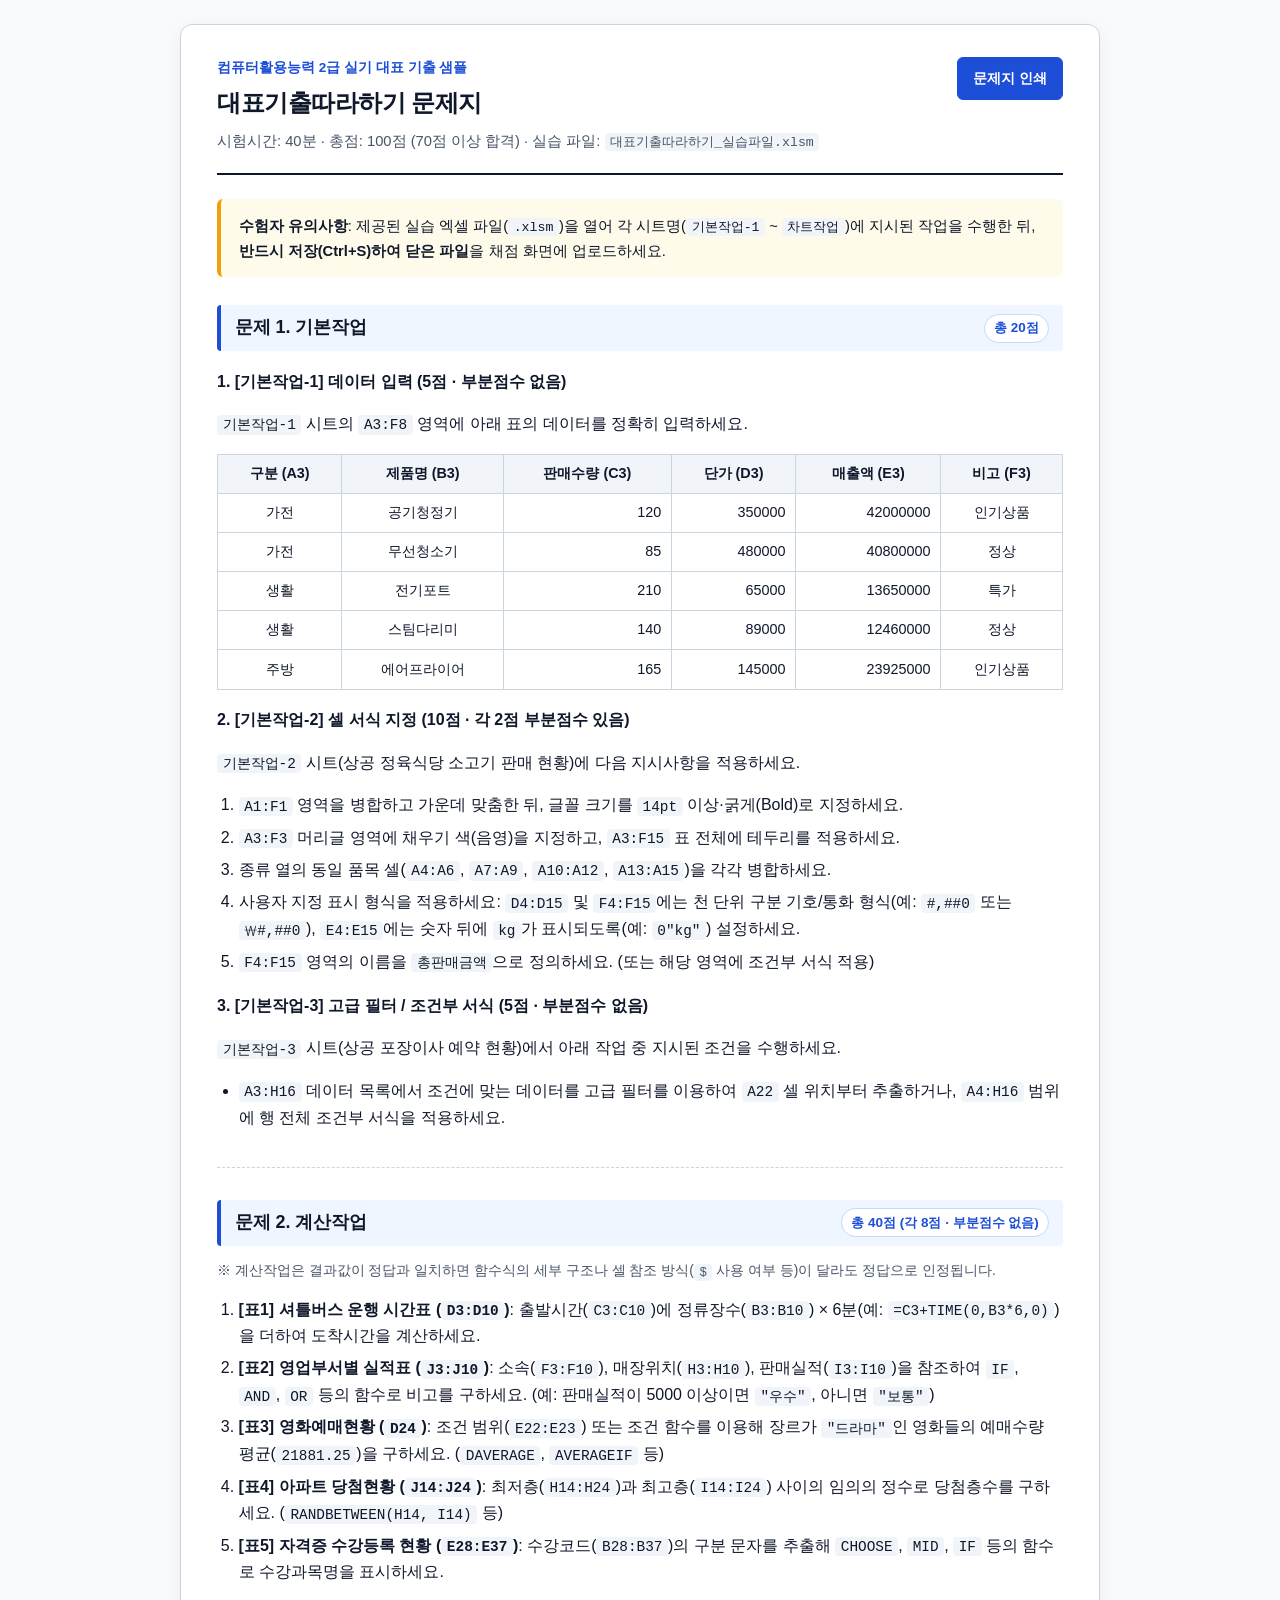
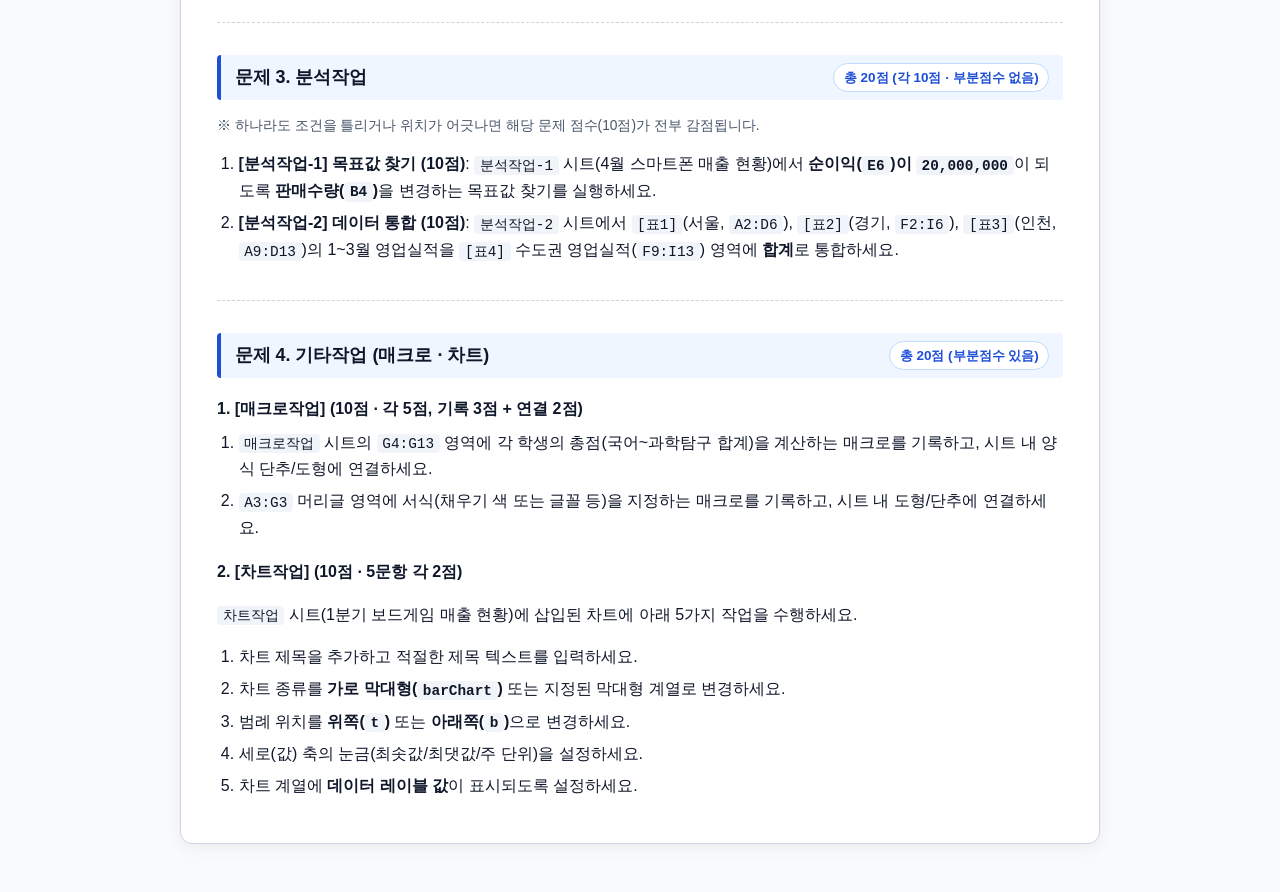
<file: data/exams/sample_01/problem_sheet.html>
<!DOCTYPE html>
<html lang="ko">
<head>
  <meta charset="UTF-8">
  <meta name="viewport" content="width=device-width, initial-scale=1.0">
  <title>대표기출따라하기 문제지 | 컴퓨터활용능력 2급 실기</title>
  <style>
    :root {
      color-scheme: light;
      --bg: #f8fafc;
      --surface: #ffffff;
      --border: #cbd5e1;
      --text: #0f172a;
      --muted: #475569;
      --accent: #1d4ed8;
      --accent-soft: #eff6ff;
      --warn-bg: #fffbeb;
      --warn-border: #f59e0b;
    }
    * { box-sizing: border-box; }
    body {
      margin: 0;
      padding: 1.5rem 1rem 3rem;
      font-family: "Pretendard", "Malgun Gothic", "Apple SD Gothic Neo", sans-serif;
      background: var(--bg);
      color: var(--text);
      line-height: 1.65;
    }
    .sheet {
      max-width: 920px;
      margin: 0 auto;
      background: var(--surface);
      border: 1px solid var(--border);
      border-radius: 12px;
      padding: 2rem 2.25rem;
      box-shadow: 0 4px 16px rgb(15 23 42 / 0.06);
    }
    .sheet-header {
      display: flex;
      flex-wrap: wrap;
      justify-content: space-between;
      align-items: flex-start;
      gap: 1rem;
      padding-bottom: 1.25rem;
      border-bottom: 2px solid var(--text);
      margin-bottom: 1.5rem;
    }
    .sheet-eyebrow {
      margin: 0 0 0.25rem;
      font-size: 0.85rem;
      font-weight: 700;
      color: var(--accent);
    }
    h1 {
      margin: 0;
      font-size: 1.5rem;
      letter-spacing: -0.02em;
    }
    .sheet-meta {
      margin: 0.35rem 0 0;
      color: var(--muted);
      font-size: 0.92rem;
    }
    .header-actions {
      display: flex;
      gap: 0.5rem;
      align-items: center;
    }
    .btn {
      display: inline-flex;
      align-items: center;
      gap: 0.35rem;
      padding: 0.55rem 0.95rem;
      border-radius: 6px;
      border: 1px solid var(--border);
      background: #ffffff;
      color: var(--text);
      font: inherit;
      font-size: 0.9rem;
      font-weight: 600;
      text-decoration: none;
      cursor: pointer;
    }
    .btn-primary {
      background: var(--accent);
      border-color: var(--accent);
      color: #ffffff;
    }
    .notice-box {
      background: var(--warn-bg);
      border-left: 4px solid var(--warn-border);
      padding: 0.9rem 1.1rem;
      border-radius: 6px;
      margin-bottom: 1.75rem;
      font-size: 0.92rem;
    }
    .section-block {
      margin-bottom: 2rem;
      padding-bottom: 1.5rem;
      border-bottom: 1px dashed var(--border);
    }
    .section-block:last-of-type {
      border-bottom: 0;
      margin-bottom: 0;
      padding-bottom: 0;
    }
    .section-title {
      display: flex;
      align-items: center;
      justify-content: space-between;
      gap: 0.75rem;
      margin: 0 0 0.9rem;
      padding: 0.5rem 0.85rem;
      background: var(--accent-soft);
      border-left: 4px solid var(--accent);
      border-radius: 4px;
      font-size: 1.12rem;
    }
    .pts-pill {
      font-size: 0.84rem;
      font-weight: 700;
      color: var(--accent);
      background: #ffffff;
      padding: 0.15rem 0.6rem;
      border-radius: 999px;
      border: 1px solid #bfdbfe;
      white-space: nowrap;
    }
    h3 {
      margin: 1.1rem 0 0.45rem;
      font-size: 1rem;
    }
    ol, ul {
      margin: 0.35rem 0 0.75rem;
      padding-left: 1.35rem;
    }
    li { margin-bottom: 0.35rem; }
    code {
      font-family: Consolas, "Courier New", monospace;
      background: #f1f5f9;
      padding: 0.1rem 0.35rem;
      border-radius: 4px;
      font-size: 0.9em;
    }
    table {
      width: 100%;
      border-collapse: collapse;
      margin: 0.75rem 0 1rem;
      font-size: 0.9rem;
    }
    th, td {
      border: 1px solid var(--border);
      padding: 0.45rem 0.6rem;
      text-align: center;
    }
    th {
      background: #f1f5f9;
      font-weight: 700;
    }
    td.num { text-align: right; font-variant-numeric: tabular-nums; }
    .sub-note {
      font-size: 0.86rem;
      color: var(--muted);
      margin-top: 0.25rem;
    }
    @media print {
      body { background: #ffffff; padding: 0; }
      .sheet { box-shadow: none; border: 0; padding: 0; }
      .no-print { display: none !important; }
    }
  </style>
</head>
<body>
  <article class="sheet">
    <header class="sheet-header">
      <div>
        <p class="sheet-eyebrow">컴퓨터활용능력 2급 실기 대표 기출 샘플</p>
        <h1>대표기출따라하기 문제지</h1>
        <p class="sheet-meta">시험시간: 40분 · 총점: 100점 (70점 이상 합격) · 실습 파일: <code>대표기출따라하기_실습파일.xlsm</code></p>
      </div>
      <div class="header-actions no-print">
        <button type="button" class="btn btn-primary" onclick="window.print()">문제지 인쇄</button>
      </div>
    </header>

    <div class="notice-box">
      <strong>수험자 유의사항</strong>:
      제공된 실습 엑셀 파일(<code>.xlsm</code>)을 열어 각 시트명(<code>기본작업-1</code> ~ <code>차트작업</code>)에 지시된 작업을 수행한 뒤, <strong>반드시 저장(Ctrl+S)하여 닫은 파일</strong>을 채점 화면에 업로드하세요.
    </div>

    <!-- 문제 1 -->
    <section class="section-block">
      <h2 class="section-title">
        <span>문제 1. 기본작업</span>
        <span class="pts-pill">총 20점</span>
      </h2>

      <h3>1. [기본작업-1] 데이터 입력 (5점 · 부분점수 없음)</h3>
      <p><code>기본작업-1</code> 시트의 <code>A3:F8</code> 영역에 아래 표의 데이터를 정확히 입력하세요.</p>
      <table>
        <thead>
          <tr>
            <th>구분 (A3)</th>
            <th>제품명 (B3)</th>
            <th>판매수량 (C3)</th>
            <th>단가 (D3)</th>
            <th>매출액 (E3)</th>
            <th>비고 (F3)</th>
          </tr>
        </thead>
        <tbody>
          <tr><td>가전</td><td>공기청정기</td><td class="num">120</td><td class="num">350000</td><td class="num">42000000</td><td>인기상품</td></tr>
          <tr><td>가전</td><td>무선청소기</td><td class="num">85</td><td class="num">480000</td><td class="num">40800000</td><td>정상</td></tr>
          <tr><td>생활</td><td>전기포트</td><td class="num">210</td><td class="num">65000</td><td class="num">13650000</td><td>특가</td></tr>
          <tr><td>생활</td><td>스팀다리미</td><td class="num">140</td><td class="num">89000</td><td class="num">12460000</td><td>정상</td></tr>
          <tr><td>주방</td><td>에어프라이어</td><td class="num">165</td><td class="num">145000</td><td class="num">23925000</td><td>인기상품</td></tr>
        </tbody>
      </table>

      <h3>2. [기본작업-2] 셀 서식 지정 (10점 · 각 2점 부분점수 있음)</h3>
      <p><code>기본작업-2</code> 시트(상공 정육식당 소고기 판매 현황)에 다음 지시사항을 적용하세요.</p>
      <ol>
        <li><code>A1:F1</code> 영역을 병합하고 가운데 맞춤한 뒤, 글꼴 크기를 <code>14pt</code> 이상·굵게(Bold)로 지정하세요.</li>
        <li><code>A3:F3</code> 머리글 영역에 채우기 색(음영)을 지정하고, <code>A3:F15</code> 표 전체에 테두리를 적용하세요.</li>
        <li>종류 열의 동일 품목 셀(<code>A4:A6</code>, <code>A7:A9</code>, <code>A10:A12</code>, <code>A13:A15</code>)을 각각 병합하세요.</li>
        <li>사용자 지정 표시 형식을 적용하세요:
          <code>D4:D15</code> 및 <code>F4:F15</code>에는 천 단위 구분 기호/통화 형식(예: <code>#,##0</code> 또는 <code>₩#,##0</code>), <code>E4:E15</code>에는 숫자 뒤에 <code>kg</code>가 표시되도록(예: <code>0"kg"</code>) 설정하세요.</li>
        <li><code>F4:F15</code> 영역의 이름을 <code>총판매금액</code>으로 정의하세요. (또는 해당 영역에 조건부 서식 적용)</li>
      </ol>

      <h3>3. [기본작업-3] 고급 필터 / 조건부 서식 (5점 · 부분점수 없음)</h3>
      <p><code>기본작업-3</code> 시트(상공 포장이사 예약 현황)에서 아래 작업 중 지시된 조건을 수행하세요.</p>
      <ul>
        <li><code>A3:H16</code> 데이터 목록에서 조건에 맞는 데이터를 고급 필터를 이용하여 <code>A22</code> 셀 위치부터 추출하거나, <code>A4:H16</code> 범위에 행 전체 조건부 서식을 적용하세요.</li>
      </ul>
    </section>

    <!-- 문제 2 -->
    <section class="section-block">
      <h2 class="section-title">
        <span>문제 2. 계산작업</span>
        <span class="pts-pill">총 40점 (각 8점 · 부분점수 없음)</span>
      </h2>
      <p class="sub-note">※ 계산작업은 결과값이 정답과 일치하면 함수식의 세부 구조나 셀 참조 방식(<code>$</code> 사용 여부 등)이 달라도 정답으로 인정됩니다.</p>

      <ol>
        <li><strong>[표1] 셔틀버스 운행 시간표 (<code>D3:D10</code>)</strong>:
          출발시간(<code>C3:C10</code>)에 정류장수(<code>B3:B10</code>) × 6분(예: <code>=C3+TIME(0,B3*6,0)</code>)을 더하여 도착시간을 계산하세요.</li>
        <li><strong>[표2] 영업부서별 실적표 (<code>J3:J10</code>)</strong>:
          소속(<code>F3:F10</code>), 매장위치(<code>H3:H10</code>), 판매실적(<code>I3:I10</code>)을 참조하여 <code>IF</code>, <code>AND</code>, <code>OR</code> 등의 함수로 비고를 구하세요. (예: 판매실적이 5000 이상이면 <code>"우수"</code>, 아니면 <code>"보통"</code>)</li>
        <li><strong>[표3] 영화예매현황 (<code>D24</code>)</strong>:
          조건 범위(<code>E22:E23</code>) 또는 조건 함수를 이용해 장르가 <code>"드라마"</code>인 영화들의 예매수량 평균(<code>21881.25</code>)을 구하세요. (<code>DAVERAGE</code>, <code>AVERAGEIF</code> 등)</li>
        <li><strong>[표4] 아파트 당첨현황 (<code>J14:J24</code>)</strong>:
          최저층(<code>H14:H24</code>)과 최고층(<code>I14:I24</code>) 사이의 임의의 정수로 당첨층수를 구하세요. (<code>RANDBETWEEN(H14, I14)</code> 등)</li>
        <li><strong>[표5] 자격증 수강등록 현황 (<code>E28:E37</code>)</strong>:
          수강코드(<code>B28:B37</code>)의 구분 문자를 추출해 <code>CHOOSE</code>, <code>MID</code>, <code>IF</code> 등의 함수로 수강과목명을 표시하세요.</li>
      </ol>
    </section>

    <!-- 문제 3 -->
    <section class="section-block">
      <h2 class="section-title">
        <span>문제 3. 분석작업</span>
        <span class="pts-pill">총 20점 (각 10점 · 부분점수 없음)</span>
      </h2>
      <p class="sub-note">※ 하나라도 조건을 틀리거나 위치가 어긋나면 해당 문제 점수(10점)가 전부 감점됩니다.</p>

      <ol>
        <li><strong>[분석작업-1] 목표값 찾기 (10점)</strong>:
          <code>분석작업-1</code> 시트(4월 스마트폰 매출 현황)에서 <strong>순이익(<code>E6</code>)이 <code>20,000,000</code></strong>이 되도록 <strong>판매수량(<code>B4</code>)</strong>을 변경하는 목표값 찾기를 실행하세요.</li>
        <li><strong>[분석작업-2] 데이터 통합 (10점)</strong>:
          <code>분석작업-2</code> 시트에서 <code>[표1]</code>(서울, <code>A2:D6</code>), <code>[표2]</code>(경기, <code>F2:I6</code>), <code>[표3]</code>(인천, <code>A9:D13</code>)의 1~3월 영업실적을 <code>[표4]</code> 수도권 영업실적(<code>F9:I13</code>) 영역에 <strong>합계</strong>로 통합하세요.</li>
      </ol>
    </section>

    <!-- 문제 4 -->
    <section class="section-block">
      <h2 class="section-title">
        <span>문제 4. 기타작업 (매크로 · 차트)</span>
        <span class="pts-pill">총 20점 (부분점수 있음)</span>
      </h2>

      <h3>1. [매크로작업] (10점 · 각 5점, 기록 3점 + 연결 2점)</h3>
      <ol>
        <li><code>매크로작업</code> 시트의 <code>G4:G13</code> 영역에 각 학생의 총점(국어~과학탐구 합계)을 계산하는 매크로를 기록하고, 시트 내 양식 단추/도형에 연결하세요.</li>
        <li><code>A3:G3</code> 머리글 영역에 서식(채우기 색 또는 글꼴 등)을 지정하는 매크로를 기록하고, 시트 내 도형/단추에 연결하세요.</li>
      </ol>

      <h3>2. [차트작업] (10점 · 5문항 각 2점)</h3>
      <p><code>차트작업</code> 시트(1분기 보드게임 매출 현황)에 삽입된 차트에 아래 5가지 작업을 수행하세요.</p>
      <ol>
        <li>차트 제목을 추가하고 적절한 제목 텍스트를 입력하세요.</li>
        <li>차트 종류를 <strong>가로 막대형(<code>barChart</code>)</strong> 또는 지정된 막대형 계열로 변경하세요.</li>
        <li>범례 위치를 <strong>위쪽(<code>t</code>)</strong> 또는 <strong>아래쪽(<code>b</code>)</strong>으로 변경하세요.</li>
        <li>세로(값) 축의 눈금(최솟값/최댓값/주 단위)을 설정하세요.</li>
        <li>차트 계열에 <strong>데이터 레이블 값</strong>이 표시되도록 설정하세요.</li>
      </ol>
    </section>
  </article>
</body>
</html>
</file>
